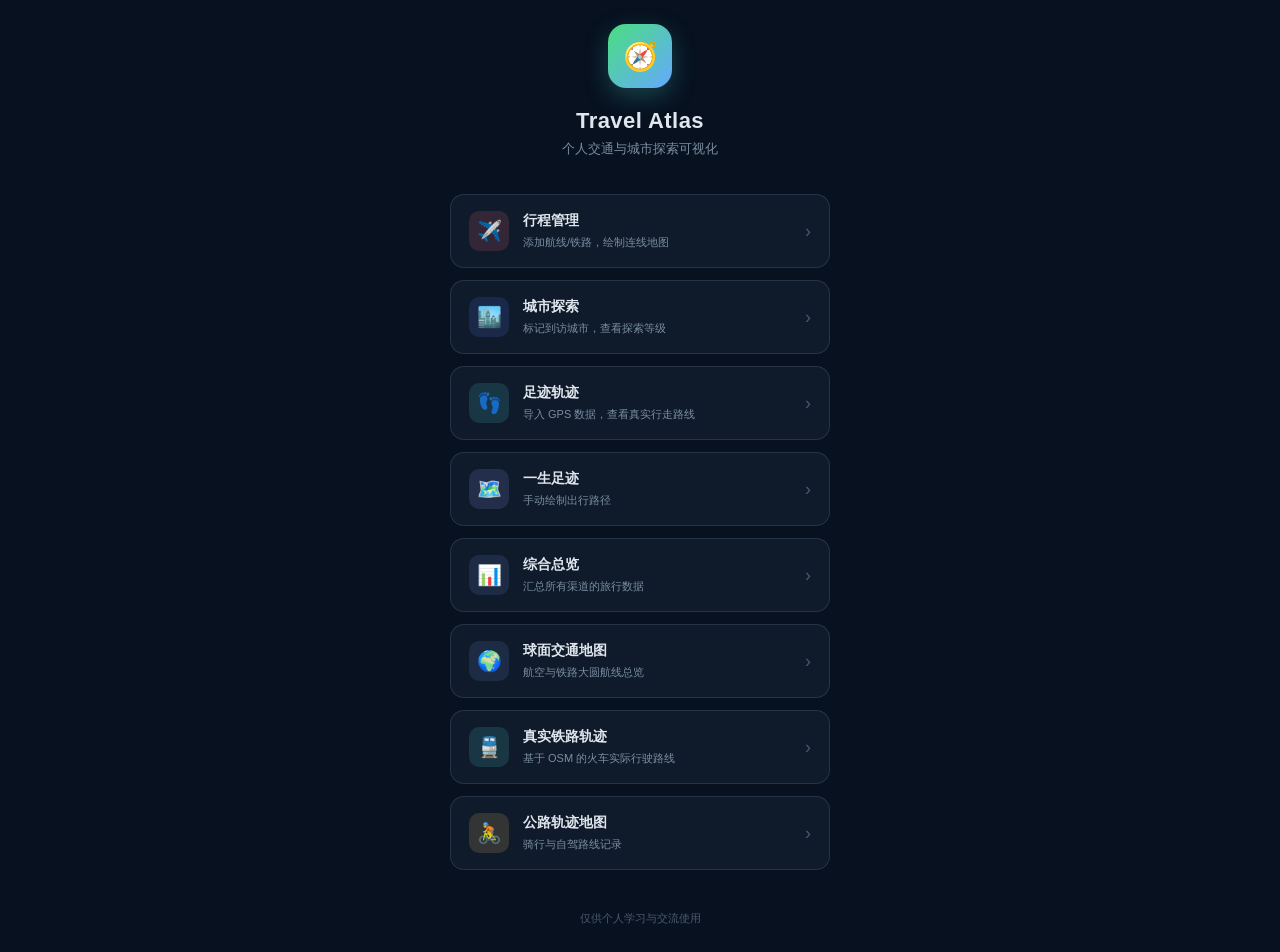
<file: index.html>
<!DOCTYPE html>
<html lang="zh-CN">
<head>
    <meta charset="UTF-8">
    <meta name="viewport" content="width=device-width, initial-scale=1">
    <title>Travel Atlas</title>
    <link rel="icon" type="image/x-icon" href="static/assets/favicon.ico">
    <style>
        *{margin:0;padding:0;box-sizing:border-box}
        body{min-height:100vh;background:#07111f;color:#e0e6ed;font-family:-apple-system,BlinkMacSystemFont,"Segoe UI","Microsoft YaHei",sans-serif;display:flex;flex-direction:column;align-items:center;justify-content:center;padding:24px}
        .logo{width:64px;height:64px;border-radius:18px;display:grid;place-items:center;background:linear-gradient(135deg,#4ade80,#65a9ff);font-size:28px;margin-bottom:20px;box-shadow:0 8px 24px rgba(77,215,208,.25)}
        h1{font-size:22px;font-weight:700;letter-spacing:.02em;margin-bottom:6px}
        .sub{font-size:13px;color:#7a8ea1;margin-bottom:36px}
        .links{width:100%;max-width:380px;display:flex;flex-direction:column;gap:12px}
        .link-card{display:flex;align-items:center;gap:14px;padding:16px 18px;background:#0f1a2a;border:1px solid rgba(148,184,218,.16);border-radius:14px;text-decoration:none;color:#e0e6ed;transition:.2s}
        .link-card:hover{background:#121f33;border-color:rgba(77,215,208,.35);transform:translateY(-1px);box-shadow:0 6px 20px rgba(0,0,0,.25)}
        .link-icon{width:40px;height:40px;border-radius:10px;display:grid;place-items:center;font-size:20px;flex-shrink:0}
        .link-icon.air{background:rgba(255,107,122,.15);color:#ff6b7a}
        .link-icon.city{background:rgba(91,120,245,.15);color:#5b78f5}
        .link-icon.rail{background:rgba(77,215,208,.15);color:#4ade80}
        .link-icon.road{background:rgba(255,198,109,.15);color:#ffc66d}
        .link-icon.full{background:rgba(139,163,255,.12);color:#8ba3ff}
        .link-text strong{display:block;font-size:14px;margin-bottom:2px}
        .link-text span{font-size:11px;color:#7a8ea1}
        .link-arrow{margin-left:auto;color:#4a5a6e;font-size:18px}
        .footer{margin-top:40px;font-size:11px;color:#4a5a6e;text-align:center;line-height:1.6}
        .footer a{color:#65a9ff;text-decoration:none}
    </style>
</head>
<body>
    <div class="logo">🧭</div>
    <h1>Travel Atlas</h1>
    <p class="sub">个人交通与城市探索可视化</p>

    <div class="links">
        <a class="link-card" href="TravelAtlas.html">
            <div class="link-icon air">✈️</div>
            <div class="link-text">
                <strong>行程管理</strong>
                <span>添加航线/铁路，绘制连线地图</span>
            </div>
            <div class="link-arrow">›</div>
        </a>

        <a class="link-card" href="TravelAtlasCity.html">
            <div class="link-icon city">🏙️</div>
            <div class="link-text">
                <strong>城市探索</strong>
                <span>标记到访城市，查看探索等级</span>
            </div>
            <div class="link-arrow">›</div>
        </a>

        <a class="link-card" href="Trail.html">
            <div class="link-icon rail">👣</div>
            <div class="link-text">
                <strong>足迹轨迹</strong>
                <span>导入 GPS 数据，查看真实行走路线</span>
            </div>
            <div class="link-arrow">›</div>
        </a>

        <a class="link-card" href="Footprint.html">
            <div class="link-icon" style="background:rgba(139,163,255,.15);color:#8ba3ff">🗺️</div>
            <div class="link-text">
                <strong>一生足迹</strong>
                <span>手动绘制出行路径</span>
            </div>
            <div class="link-arrow">›</div>
        </a>

        <a class="link-card" href="Summary.html">
            <div class="link-icon full">📊</div>
            <div class="link-text">
                <strong>综合总览</strong>
                <span>汇总所有渠道的旅行数据</span>
            </div>
            <div class="link-arrow">›</div>
        </a>

        <a class="link-card" href="map/map_line.html">
            <div class="link-icon full">🌍</div>
            <div class="link-text">
                <strong>球面交通地图</strong>
                <span>航空与铁路大圆航线总览</span>
            </div>
            <div class="link-arrow">›</div>
        </a>

        <a class="link-card" href="map/map_rail.html">
            <div class="link-icon rail">🚆</div>
            <div class="link-text">
                <strong>真实铁路轨迹</strong>
                <span>基于 OSM 的火车实际行驶路线</span>
            </div>
            <div class="link-arrow">›</div>
        </a>

        <a class="link-card" href="map/map_with_polyline_cityselect.html">
            <div class="link-icon road">🚴</div>
            <div class="link-text">
                <strong>公路轨迹地图</strong>
                <span>骑行与自驾路线记录</span>
            </div>
            <div class="link-arrow">›</div>
        </a>
    </div>

    <div class="footer">
        仅供个人学习与交流使用
    </div>
</body>
</html>
</file>
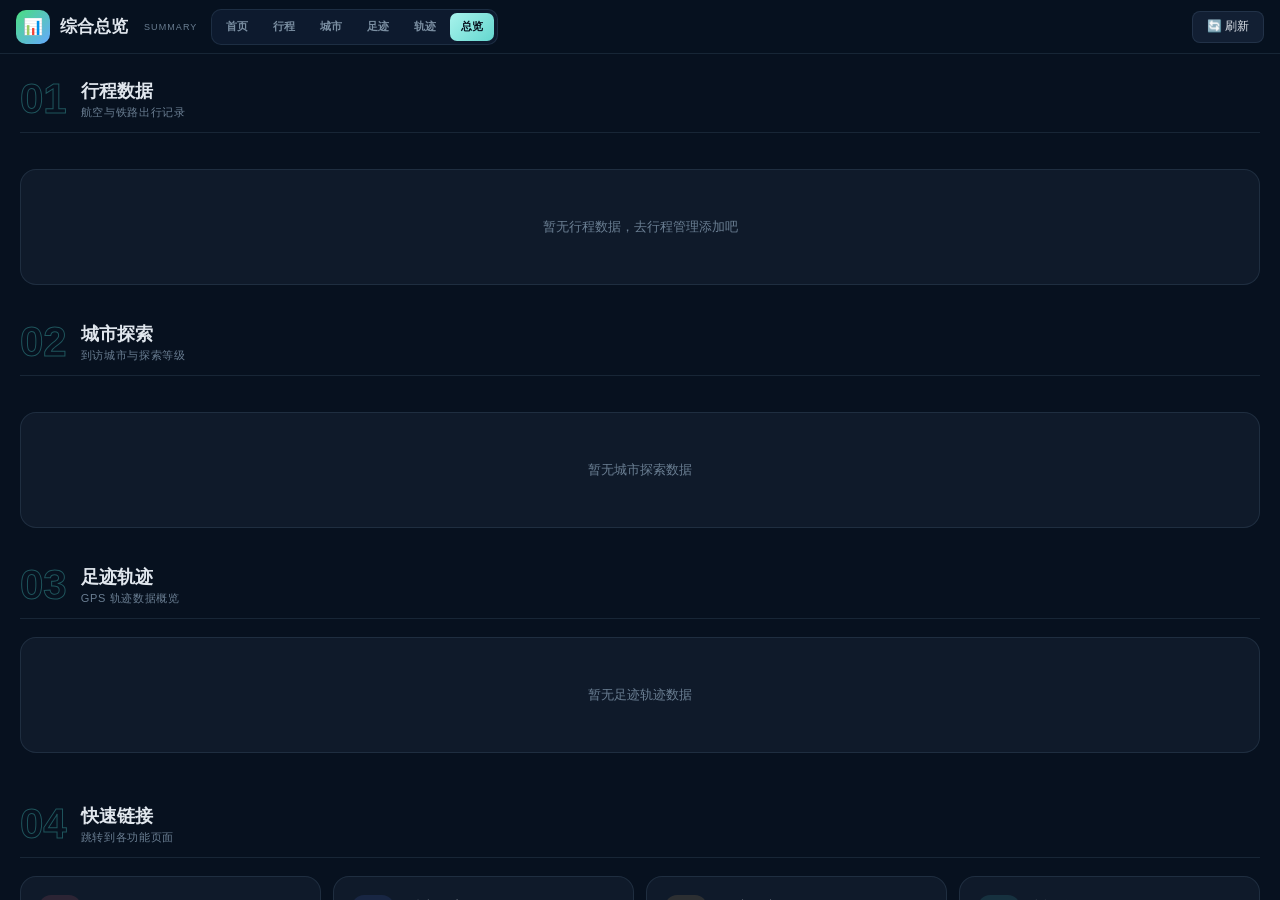
<file: Summary.html>
<!DOCTYPE html>
<html lang="zh-CN">
<head>
  <meta charset="UTF-8">
  <meta name="viewport" content="width=device-width, initial-scale=1">
  <title>综合总览</title>
  <link rel="icon" type="image/x-icon" href="static/assets/favicon.ico">
  <style>
    :root{--bg:#07111f;--panel:#0f1a2a;--line:rgba(148,184,218,.12);--muted:#6a7e92;--text:#e0e6ed;--accent:#4ade80;--toolbar:54px;--air:#ff6b7a;--rail:#4ade80;--city:#5b78f5;--trail:#ffc66d;--card-r:16px}
    *{box-sizing:border-box;margin:0;padding:0}
    html,body{height:100%;background:var(--bg);color:var(--text);font-family:-apple-system,BlinkMacSystemFont,"Segoe UI","Microsoft YaHei",sans-serif}
    button{font:inherit;color:inherit;border:none;background:none;cursor:pointer}
    a{color:inherit;text-decoration:none}

    /* topbar */
    .topbar{height:var(--toolbar);display:flex;align-items:center;padding:0 16px;border-bottom:1px solid var(--line);background:rgba(7,17,31,.97);gap:14px;position:sticky;top:0;z-index:100}
    .brand{display:flex;align-items:center;gap:10px;min-width:160px}
    .brand-mark{width:34px;height:34px;border-radius:10px;display:grid;place-items:center;background:linear-gradient(135deg,#4ade80,#65a9ff);font-size:16px}
    .brand strong{font-size:17px;font-weight:700}
    .brand small{color:var(--muted);font-size:9px;letter-spacing:.12em;text-transform:uppercase;margin-left:6px}
    .page-tabs{display:flex;padding:3px;gap:3px;border:1px solid var(--line);border-radius:10px;background:#0d1a2e}
    .page-tab{height:28px;padding:0 11px;display:flex;align-items:center;gap:6px;border-radius:7px;color:#7a8ea1;font-size:11px;font-weight:700;transition:.15s}
    .page-tab:hover{color:var(--text);background:#162a42}
    .page-tab.active{color:#07111f;background:linear-gradient(135deg,#a8f3ec,#64d7cf)}
    .toolbar-right{margin-left:auto;display:flex;align-items:center;gap:8px}
    .refresh-btn{height:32px;padding:0 14px;border:1px solid var(--line);border-radius:8px;background:#121f33;font-size:12px;display:flex;align-items:center;gap:6px;transition:.18s}
    .refresh-btn:hover{border-color:rgba(77,215,208,.4);background:#162a42}

    /* main scroll area */
    .main{overflow-y:auto;height:calc(100vh - var(--toolbar));padding:24px 20px 60px}

    /* section header with number */
    .sec-head{display:flex;align-items:flex-end;gap:14px;margin:36px 0 18px;padding-bottom:12px;border-bottom:1px solid var(--line)}
    .sec-head:first-child{margin-top:0}
    .sec-num{font-size:42px;font-weight:800;line-height:1;color:transparent;-webkit-text-stroke:1px rgba(77,215,208,.35);font-variant-numeric:tabular-nums}
    .sec-label{display:flex;flex-direction:column;gap:2px}
    .sec-label h2{font-size:18px;font-weight:700;line-height:1.2}
    .sec-label span{font-size:11px;color:var(--muted);letter-spacing:.06em}

    /* big stat card */
    .stat-cards{display:grid;grid-template-columns:repeat(auto-fit,minmax(150px,1fr));gap:14px;margin-bottom:18px}
    .big-stat{background:var(--panel);border:1px solid var(--line);border-radius:var(--card-r);padding:20px 18px 16px;display:flex;flex-direction:column;gap:4px;transition:.2s}
    .big-stat:hover{border-color:rgba(77,215,208,.25);transform:translateY(-2px);box-shadow:0 6px 20px rgba(0,0,0,.25)}
    .big-stat .num{font-size:36px;font-weight:800;line-height:1.1;font-variant-numeric:tabular-nums}
    .big-stat .unit{font-size:13px;color:var(--muted);font-weight:400}
    .big-stat .label{font-size:12px;color:var(--muted);margin-top:2px}
    .big-stat.air .num{color:var(--air)}
    .big-stat.rail .num{color:var(--rail)}
    .big-stat.city .num{color:var(--city)}
    .big-stat.trail .num{color:var(--trail)}

    /* list card */
    .list-card{background:var(--panel);border:1px solid var(--line);border-radius:var(--card-r);padding:18px;margin-bottom:14px}
    .list-card-title{font-size:14px;font-weight:600;margin-bottom:12px;display:flex;align-items:center;gap:8px}
    .list-card-title .dot{width:8px;height:8px;border-radius:50%}
    .list-row{display:flex;justify-content:space-between;align-items:center;padding:9px 0;border-bottom:1px solid var(--line)}
    .list-row:last-child{border-bottom:none}
    .list-row .left{font-size:13px;display:flex;align-items:center;gap:8px}
    .list-row .right{font-size:12px;color:var(--muted);text-align:right}
    .tag{display:inline-block;padding:2px 8px;border-radius:6px;font-size:10px;font-weight:600}
    .tag.air{background:rgba(255,107,122,.12);color:var(--air)}
    .tag.rail{background:rgba(77,215,208,.12);color:var(--rail)}

    /* level bar */
    .level-bar-wrap{margin-bottom:10px}
    .level-bar-label{display:flex;justify-content:space-between;font-size:12px;margin-bottom:4px}
    .level-bar-label .lname{color:var(--muted)}
    .level-bar-label .lcount{font-weight:600}
    .level-bar{height:6px;border-radius:3px;background:rgba(148,184,218,.08);overflow:hidden}
    .level-bar-fill{height:100%;border-radius:3px;transition:width .4s ease}

    /* quick links */
    .link-grid{display:grid;grid-template-columns:repeat(auto-fit,minmax(200px,1fr));gap:12px}
    .link-card{background:var(--panel);border:1px solid var(--line);border-radius:var(--card-r);padding:18px;display:flex;align-items:center;gap:14px;transition:.2s}
    .link-card:hover{border-color:rgba(77,215,208,.3);transform:translateY(-2px);box-shadow:0 6px 20px rgba(0,0,0,.25)}
    .link-icon{width:42px;height:42px;border-radius:12px;display:grid;place-items:center;font-size:20px;flex-shrink:0}
    .link-card .lt{font-size:14px;font-weight:600}
    .link-card .ld{font-size:11px;color:var(--muted);margin-top:2px}

    .empty-msg{padding:30px;text-align:center;color:var(--muted);font-size:13px}

    @media(max-width:760px){
      .brand small{display:none}
      .main{padding:16px 12px 40px}
      .stat-cards{grid-template-columns:repeat(2,1fr)}
      .big-stat .num{font-size:28px}
      .sec-num{font-size:32px}
      .link-grid{grid-template-columns:1fr}
      .page-tabs{display:none}
    }
  </style>
</head>
<body>
  <header class="topbar">
    <div class="brand"><span class="brand-mark">📊</span><strong>综合总览</strong><small>Summary</small></div>
    <nav class="page-tabs">
      <a class="page-tab" href="index.html">首页</a>
      <a class="page-tab" href="TravelAtlas.html">行程</a>
      <a class="page-tab" href="TravelAtlasCity.html">城市</a>
      <a class="page-tab" href="Trail.html">足迹</a>
      <a class="page-tab" href="Footprint.html">轨迹</a>
      <a class="page-tab active" href="Summary.html">总览</a>
    </nav>
    <div class="toolbar-right">
      <button class="refresh-btn" id="refreshBtn">🔄 刷新</button>
    </div>
  </header>

  <div class="main">
    <!-- 壹 · 行程 -->
    <div class="sec-head">
      <div class="sec-num">01</div>
      <div class="sec-label"><h2>行程数据</h2><span>航空与铁路出行记录</span></div>
    </div>
    <div class="stat-cards" id="tripBigStats"></div>
    <div id="tripLists"></div>

    <!-- 贰 · 城市 -->
    <div class="sec-head">
      <div class="sec-num">02</div>
      <div class="sec-label"><h2>城市探索</h2><span>到访城市与探索等级</span></div>
    </div>
    <div class="stat-cards" id="cityBigStats"></div>
    <div id="cityLevels"></div>

    <!-- 叁 · 足迹 -->
    <div class="sec-head">
      <div class="sec-num">03</div>
      <div class="sec-label"><h2>足迹轨迹</h2><span>GPS 轨迹数据概览</span></div>
    </div>
    <div class="stat-cards" id="trailBigStats"></div>

    <!-- 肆 · 链接 -->
    <div class="sec-head">
      <div class="sec-num">04</div>
      <div class="sec-label"><h2>快速链接</h2><span>跳转到各功能页面</span></div>
    </div>
    <div class="link-grid">
      <a class="link-card" href="TravelAtlas.html">
        <div class="link-icon" style="background:rgba(255,107,122,.12);color:var(--air)">✈️</div>
        <div><div class="lt">行程管理</div><div class="ld">添加和管理航线 / 铁路</div></div>
      </a>
      <a class="link-card" href="TravelAtlasCity.html">
        <div class="link-icon" style="background:rgba(91,120,245,.12);color:var(--city)">🏙️</div>
        <div><div class="lt">城市探索</div><div class="ld">标记到访城市等级</div></div>
      </a>
      <a class="link-card" href="Trail.html">
        <div class="link-icon" style="background:rgba(255,198,109,.12);color:var(--trail)">👣</div>
        <div><div class="lt">足迹轨迹</div><div class="ld">查看 GPS 轨迹记录</div></div>
      </a>
      <a class="link-card" href="index.html">
        <div class="link-icon" style="background:rgba(77,215,208,.12);color:var(--accent)">🏠</div>
        <div><div class="lt">返回首页</div><div class="ld">入口与导航</div></div>
      </a>
    </div>
  </div>

  <script>
  (() => {
    'use strict';
    const $ = s => document.querySelector(s);
    const levelNames = ['未到访','途经','停留','游览','住宿','居住'];
    const levelColors = ['#4a5568','#65a9ff','#4ade80','#6dd4a0','#ffc66d','#ff6b7a'];

    function load(key, fallback) {
      try { const d = localStorage.getItem(key); return d ? JSON.parse(d) : fallback; }
      catch(e) { return fallback; }
    }

    function haversine(a, b) {
      const R = 6371, dLat = (b.lat - a.lat) * Math.PI / 180, dLon = (b.lon - a.lon) * Math.PI / 180;
      const x = Math.sin(dLat/2)**2 + Math.cos(a.lat*Math.PI/180) * Math.cos(b.lat*Math.PI/180) * Math.sin(dLon/2)**2;
      return 2 * R * Math.asin(Math.sqrt(x));
    }

    function renderTrips(rows) {
      const bigEl = $('#tripBigStats');
      const listEl = $('#tripLists');
      if (!rows.length) {
        bigEl.innerHTML = '';
        listEl.innerHTML = '<div class="list-card"><div class="empty-msg">暂无行程数据，去行程管理添加吧</div></div>';
        return;
      }
      const air = rows.filter(r => r.mode === 'air');
      const train = rows.filter(r => r.mode === 'train');
      const dates = rows.map(r => r.date).filter(Boolean).sort();

      bigEl.innerHTML = `
        <div class="big-stat"><div class="num">${rows.length}<span class="unit"> 条</span></div><div class="label">总行程</div></div>
        <div class="big-stat air"><div class="num">${air.length}<span class="unit"> 条</span></div><div class="label">航空出行</div></div>
        <div class="big-stat rail"><div class="num">${train.length}<span class="unit"> 条</span></div><div class="label">铁路出行</div></div>
        <div class="big-stat"><div class="num" style="font-size:20px;color:var(--text)">${dates.length ? dates[0] : '—'}<br>${dates.length ? dates[dates.length-1] : ''}</div><div class="label">时间跨度</div></div>
      `;

      const recent = type => rows.filter(r => r.mode === type).slice(-5).reverse();
      function tripRows(list) {
        return list.map(r => `
          <div class="list-row">
            <div class="left"><span class="tag ${r.mode}">${r.mode==='air'?'航空':'铁路'}</span> ${r.origin||'?'} → ${r.destination||'?'}</div>
            <div class="right">${r.date||'—'} ${r.service||''}</div>
          </div>
        `).join('');
      }

      listEl.innerHTML = `
        <div class="list-card">
          <div class="list-card-title"><span class="dot" style="background:var(--air)"></span>最近航空</div>
          ${tripRows(recent('air')) || '<div class="empty-msg">暂无航空数据</div>'}
        </div>
        <div class="list-card">
          <div class="list-card-title"><span class="dot" style="background:var(--rail)"></span>最近铁路</div>
          ${tripRows(recent('train')) || '<div class="empty-msg">暂无铁路数据</div>'}
        </div>
      `;
    }

    function renderCities(levels) {
      const bigEl = $('#cityBigStats');
      const listEl = $('#cityLevels');
      const codes = Object.keys(levels);
      if (!codes.length) {
        bigEl.innerHTML = '';
        listEl.innerHTML = '<div class="list-card"><div class="empty-msg">暂无城市探索数据</div></div>';
        return;
      }
      const explored = codes.filter(c => levels[c] > 0).length;
      const maxLv = Math.max(...Object.values(levels));
      const counts = [0,0,0,0,0,0];
      codes.forEach(c => { if (levels[c] >= 0 && levels[c] <= 5) counts[levels[c]]++ });

      bigEl.innerHTML = `
        <div class="big-stat city"><div class="num">${explored}<span class="unit"> 个</span></div><div class="label">已探索城市</div></div>
        <div class="big-stat"><div class="num">${codes.length}<span class="unit"> 个</span></div><div class="label">总城市数</div></div>
        <div class="big-stat"><div class="num">${(explored/codes.length*100).toFixed(0)}<span class="unit">%</span></div><div class="label">探索率</div></div>
        <div class="big-stat"><div class="num" style="color:${levelColors[maxLv]}">${maxLv}<span class="unit"> · ${levelNames[maxLv]}</span></div><div class="label">最高等级</div></div>
      `;

      const maxCount = Math.max(...counts.slice(1), 1);
      listEl.innerHTML = `
        <div class="list-card">
          <div class="list-card-title"><span class="dot" style="background:var(--city)"></span>等级分布</div>
          ${counts.map((c, i) => i === 0 ? '' : `
            <div class="level-bar-wrap">
              <div class="level-bar-label"><span class="lname">${i} · ${levelNames[i]}</span><span class="lcount">${c} 个</span></div>
              <div class="level-bar"><div class="level-bar-fill" style="width:${c/maxCount*100}%;background:${levelColors[i]}"></div></div>
            </div>
          `).join('')}
        </div>
      `;
    }

    function renderTrail(points) {
      const el = $('#trailBigStats');
      if (!points.length) {
        el.innerHTML = '';
        el.innerHTML = '<div class="list-card"><div class="empty-msg">暂无足迹轨迹数据</div></div>';
        return;
      }
      let dist = 0;
      for (let i = 1; i < points.length; i++) dist += haversine(points[i-1], points[i]);
      const days = Math.max(1, Math.ceil((points[points.length-1].time - points[0].time) / 86400));
      const avgSpd = points.reduce((s,p) => s + p.speed, 0) / points.length;
      const start = new Date(points[0].time * 1000);
      const end = new Date(points[points.length-1].time * 1000);

      el.innerHTML = `
        <div class="big-stat trail"><div class="num">${dist >= 100 ? dist.toFixed(0) : dist.toFixed(1)}<span class="unit"> km</span></div><div class="label">总距离</div></div>
        <div class="big-stat"><div class="num">${points.length.toLocaleString()}<span class="unit"> 个</span></div><div class="label">轨迹点</div></div>
        <div class="big-stat"><div class="num">${days}<span class="unit"> 天</span></div><div class="label">时间跨度</div></div>
        <div class="big-stat"><div class="num" style="font-size:20px;color:var(--text)">${start.toLocaleDateString('zh-CN')}<br>${end.toLocaleDateString('zh-CN')}</div><div class="label">记录区间</div></div>
      `;
    }

    function refresh() {
      renderTrips(load('travelAtlasRows', []));
      renderCities(load('travel-atlas-city-exploration-v1', {}));
      renderTrail(load('trailData', []));
    }

    refresh();
    $('#refreshBtn').onclick = refresh;
  })();
  </script>
</body>
</html>
</file>
